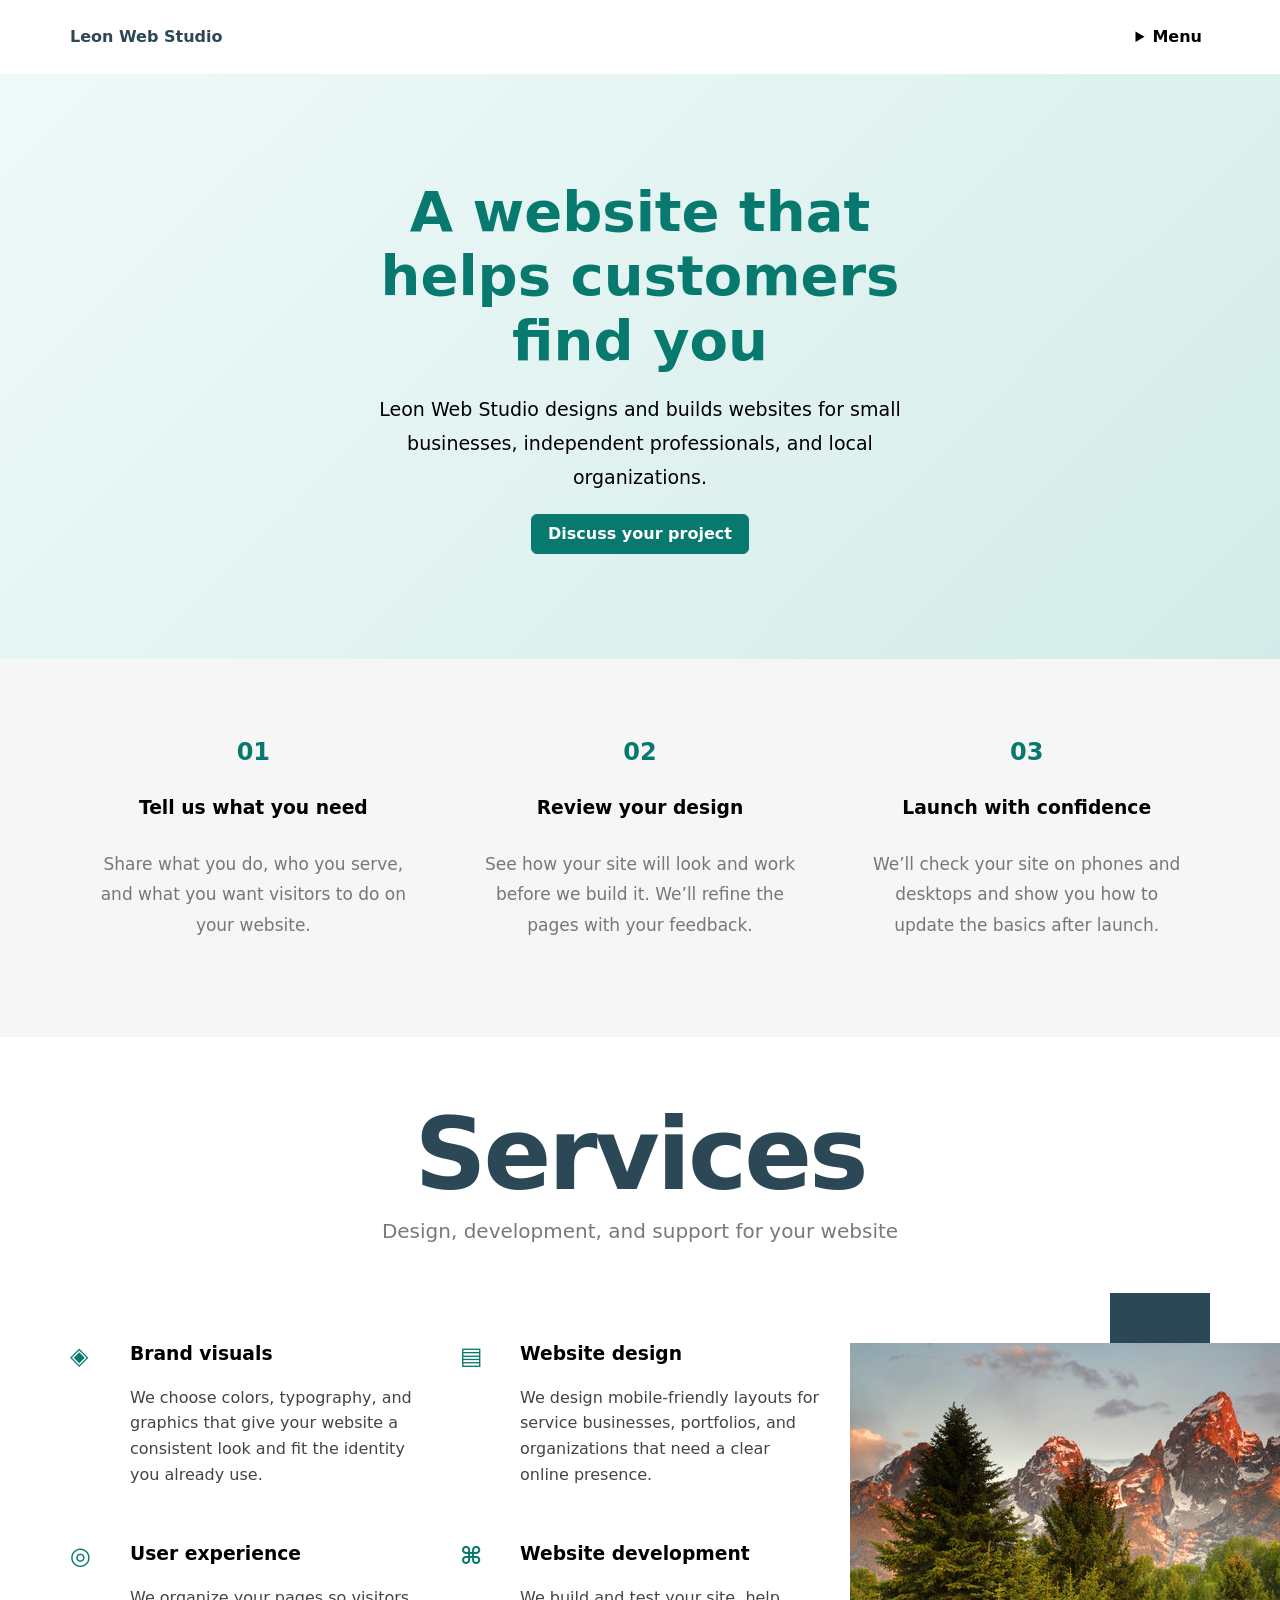
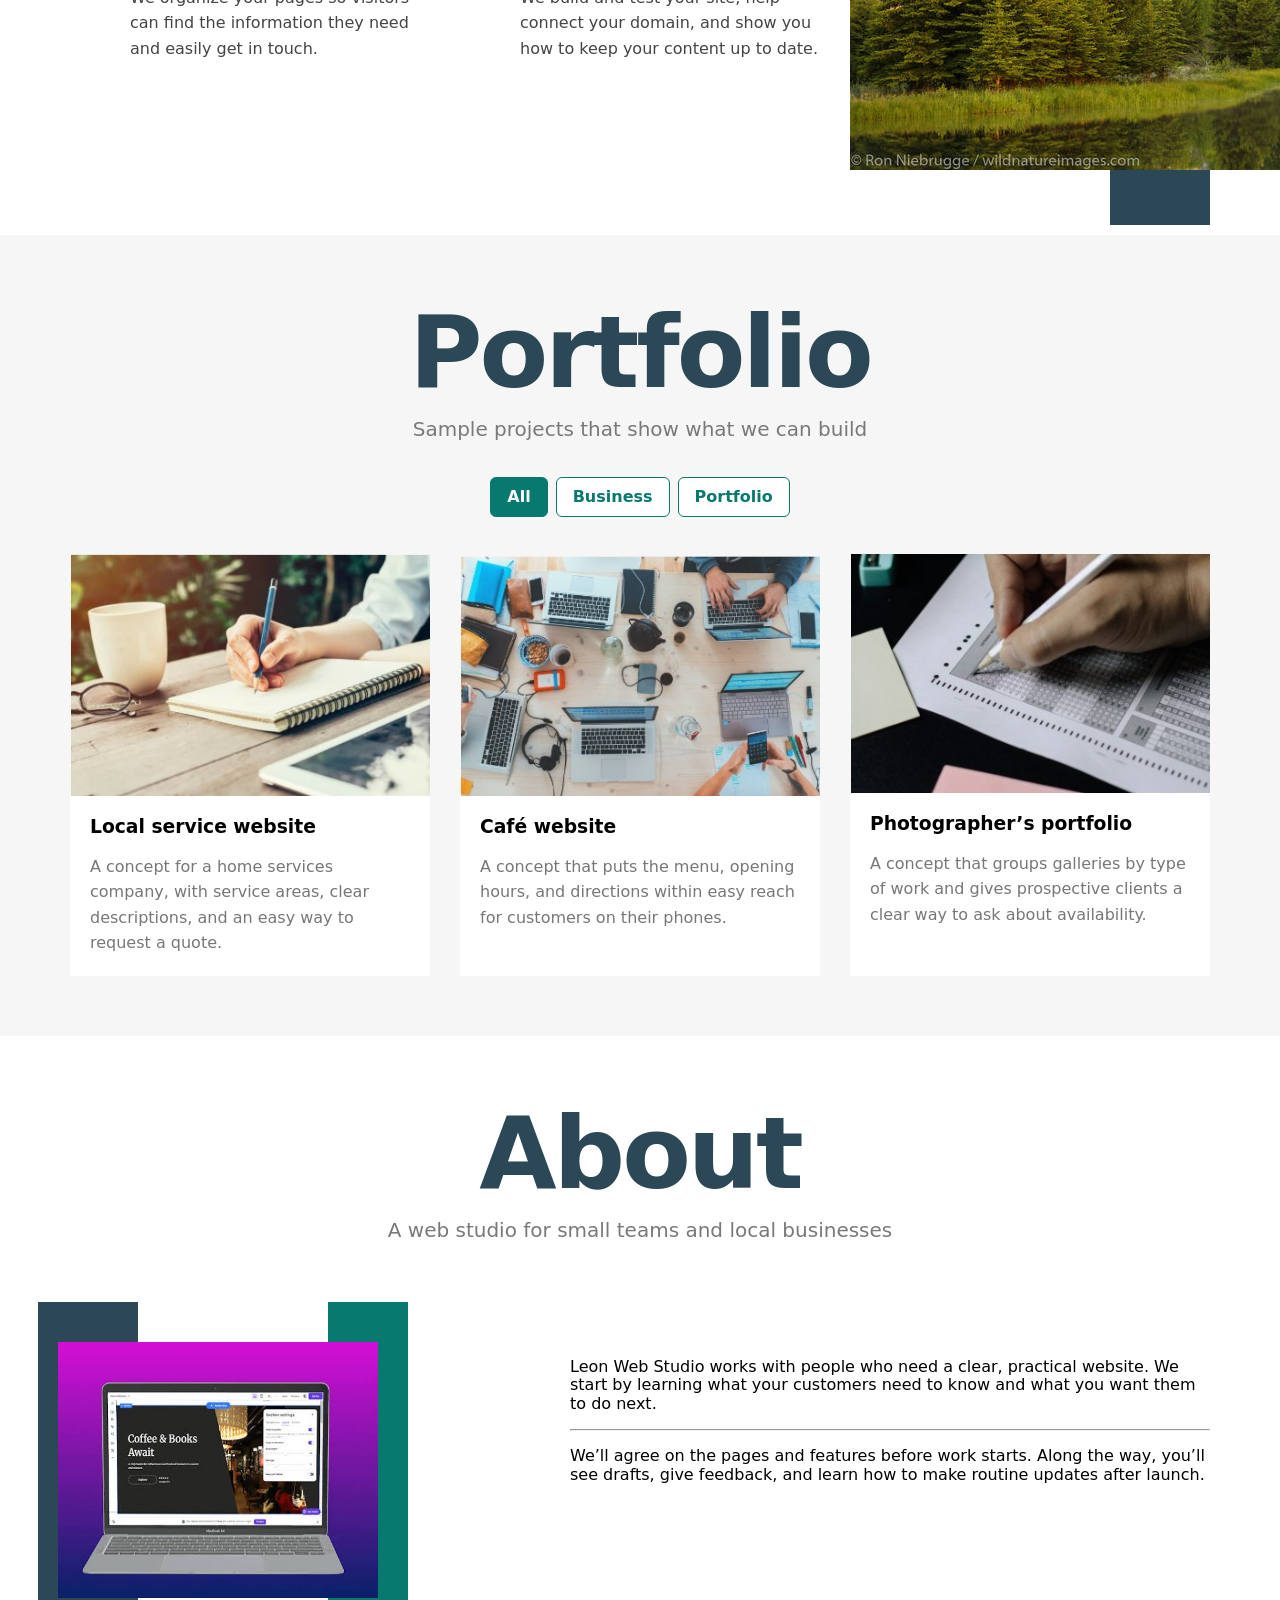
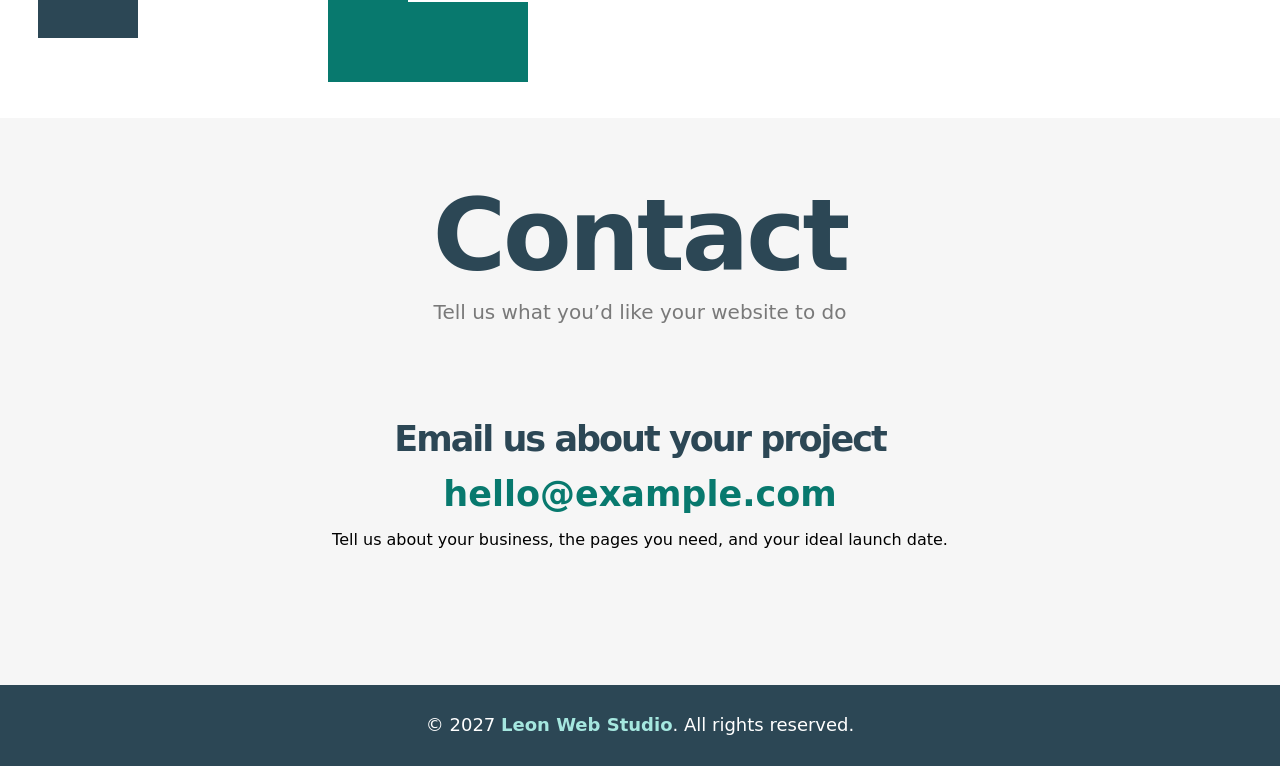
<file: index.html>
<!DOCTYPE html>
<html lang="en">

<head>
    <meta charset="UTF-8" />
    <meta http-equiv="X-UA-Compatible" content="IE=edge" />
    <meta name="viewport" content="width=device-width, initial-scale=1.0" />
    <title>Leon Web Studio | Websites for Small Businesses</title>
    <!-- Render All Elements Normally -->
    <link rel="stylesheet" href="css/normalize.css" />

    <!-- Font Awesome Icon Library -->
    <link rel="stylesheet" href="css/all.min.css" />
    <link rel="preconnect" href="https://fonts.googleapis.com" />
    <link rel="preconnect" href="https://fonts.gstatic.com" crossorigin />
    <link href="https://fonts.googleapis.com/css2?family=Open+Sans:wght@300;400;600;700&display=swap" rel="stylesheet" />

    <meta name="description" content="Leon Web Studio designs and builds websites for small businesses, independent professionals, and local organizations." />
    <link rel="stylesheet" href="template1.css" />

</head>

<body id="top">

    <!-- Start Header -->
    <div class="header">
        <div class="container">
            <a class="wordmark" href="#top">Leon Web Studio</a>
            <details class="links">
                <summary>Menu</summary>
                <ul>
                    <li><a href="#services">Services</a></li>
                    <li><a href="#portfolio">Portfolio</a></li>
                    <li><a href="#about">About</a></li>
                    <li><a href="#contact">Contact</a></li>
                </ul>
            </details>
        </div>
    </div>
    <!-- End Header -->


    <!-- Start Landing Section -->
    <div class="landing">
        <div class="intro-text">
            <h1>A website that helps customers find you</h1>
            <p>Leon Web Studio designs and builds websites for small businesses, independent professionals, and local organizations.</p>
            <a class="primary-link" href="#contact">Discuss your project</a>
        </div>
    </div>
    <!-- End Landing Section -->


    <!-- Start Features -->
    <div class="features">
        <div class="container">
            <div class="feat">
                <i aria-hidden="true">01</i>
                <h3>Tell us what you need</h3>
                <p>Share what you do, who you serve, and what you want visitors to do on your website.</p>
            </div>
            <div class="feat">
                <i aria-hidden="true">02</i>
                <h3>Review your design</h3>
                <p>See how your site will look and work before we build it. We’ll refine the pages with your feedback.</p>
            </div>
            <div class="feat">
                <i aria-hidden="true">03</i>
                <h3>Launch with confidence</h3>
                <p>We’ll check your site on phones and desktops and show you how to update the basics after launch.</p>
            </div>
        </div>
    </div>
    <!-- End Features -->


    <!-- Start Services -->
    <div class="services" id="services">
        <div class="container">
            <h2 class="special-heading">Services</h2>
            <p>Design, development, and support for your website</p>
            <div class="services-content">
                <div class="col">
                    <!-- Start Service -->
                    <div class="srv">
                        <i aria-hidden="true">◈</i>
                        <div class="text">
                            <h3>Brand visuals</h3>
                            <p>
                                We choose colors, typography, and graphics that give your website a consistent look and fit the identity you already use.
                            </p>
                        </div>
                    </div>
                    <div class="srv">
                        <i aria-hidden="true">◎</i>
                        <div class="text">
                            <h3>User experience</h3>
                            <p>
                                We organize your pages so visitors can find the information they need and easily get in touch.
                            </p>
                        </div>
                    </div>
                    <!-- End Service -->


                </div>
                <div class="col">
                    <!-- Start Services -->
                    <div class="srv">
                        <i aria-hidden="true">▤</i>
                        <div class="text">
                            <h3>Website design</h3>
                            <p>
                                We design mobile-friendly layouts for service businesses, portfolios, and organizations that need a clear online presence.
                            </p>
                        </div>
                    </div>
                    <div class="srv">
                        <i aria-hidden="true">⌘</i>
                        <div class="text">
                            <h3>Website development</h3>
                            <p>
                                We build and test your site, help connect your domain, and show you how to keep your content up to date.
                            </p>
                        </div>
                    </div>
                    <!-- End Services -->


                </div>
                <div class="col">
                    <div class="image image-column">
                        <img decoding="async" src="images/services.jpg" alt="" data-fallback="WEB DESIGN" />
                    </div>
                </div>
            </div>
        </div>
    </div>
    <!-- End Services -->



    <!-- Start Portfolio -->
    <div class="portfolio" id="portfolio">
        <div class="container">
            <h2 class="special-heading">Portfolio</h2>
            <p>Sample projects that show what we can build</p>
            <div class="portfolio-content">
                <div class="card" data-category="Business">
                    <img decoding="async" src="images/portfolio-1.jpg" alt="" data-fallback="Business" />
                    <div class="info">
                        <h3>Local service website</h3>
                        <p>A concept for a home services company, with service areas, clear descriptions, and an easy way to request a quote.</p>
                    </div>
                </div>
                <div class="card" data-category="Business">
                    <img decoding="async" src="images/portfolio-2.jpg" alt="" data-fallback="Business" />
                    <div class="info">
                        <h3>Café website</h3>
                        <p>A concept that puts the menu, opening hours, and directions within easy reach for customers on their phones.</p>
                    </div>
                </div>
                <div class="card" data-category="Portfolio">
                    <img decoding="async" src="images/portfolio-3.jpg" alt="" data-fallback="Portfolio" />
                    <div class="info">
                        <h3>Photographer’s portfolio</h3>
                        <p>A concept that groups galleries by type of work and gives prospective clients a clear way to ask about availability.</p>
                    </div>
                </div>
            </div>
        </div>
    </div>
    <!-- End Portfolio -->


    <!-- Start About -->
    <div class="about" id="about">
        <div class="container">
            <h2 class="special-heading">About</h2>
            <p>A web studio for small teams and local businesses</p>
            <div class="about-content">
                <div class="image">
                    <img decoding="async" src="images/about.jpg" alt="" data-fallback="LEON" />
                </div>
                <div class="text">
                    <p>
                        Leon Web Studio works with people who need a clear, practical website. We start by learning what your customers need to know and what you want them to do next.
                    </p>
                    <hr />
                    <p>
                        We’ll agree on the pages and features before work starts. Along the way, you’ll see drafts, give feedback, and learn how to make routine updates after launch.
                    </p>
                </div>
            </div>
        </div>
    </div>
    <!-- End About -->



    <!-- Start Contact -->
    <div class="contact" id="contact">
        <div class="container">
            <h2 class="special-heading">Contact</h2>
            <p>Tell us what you’d like your website to do</p>
            <div class="info">
                <p class="label">Email us about your project</p>
                <!-- to make the email interactive (while clicking) -->
                <a href="mailto:hello@example.com?subject=Website%20project" class="link">hello@example.com</a>
                <p>Tell us about your business, the pages you need, and your ideal launch date.</p>
            </div>
        </div>
    </div>
    <!-- End Contact -->



    <!-- Start Footer -->
    <div class="footer">&copy; 2027 <span>Leon Web Studio</span>. All rights reserved.</div>
    <!-- End Footer -->
    <script src="template1.js" defer></script>
</body>

</html>
</file>
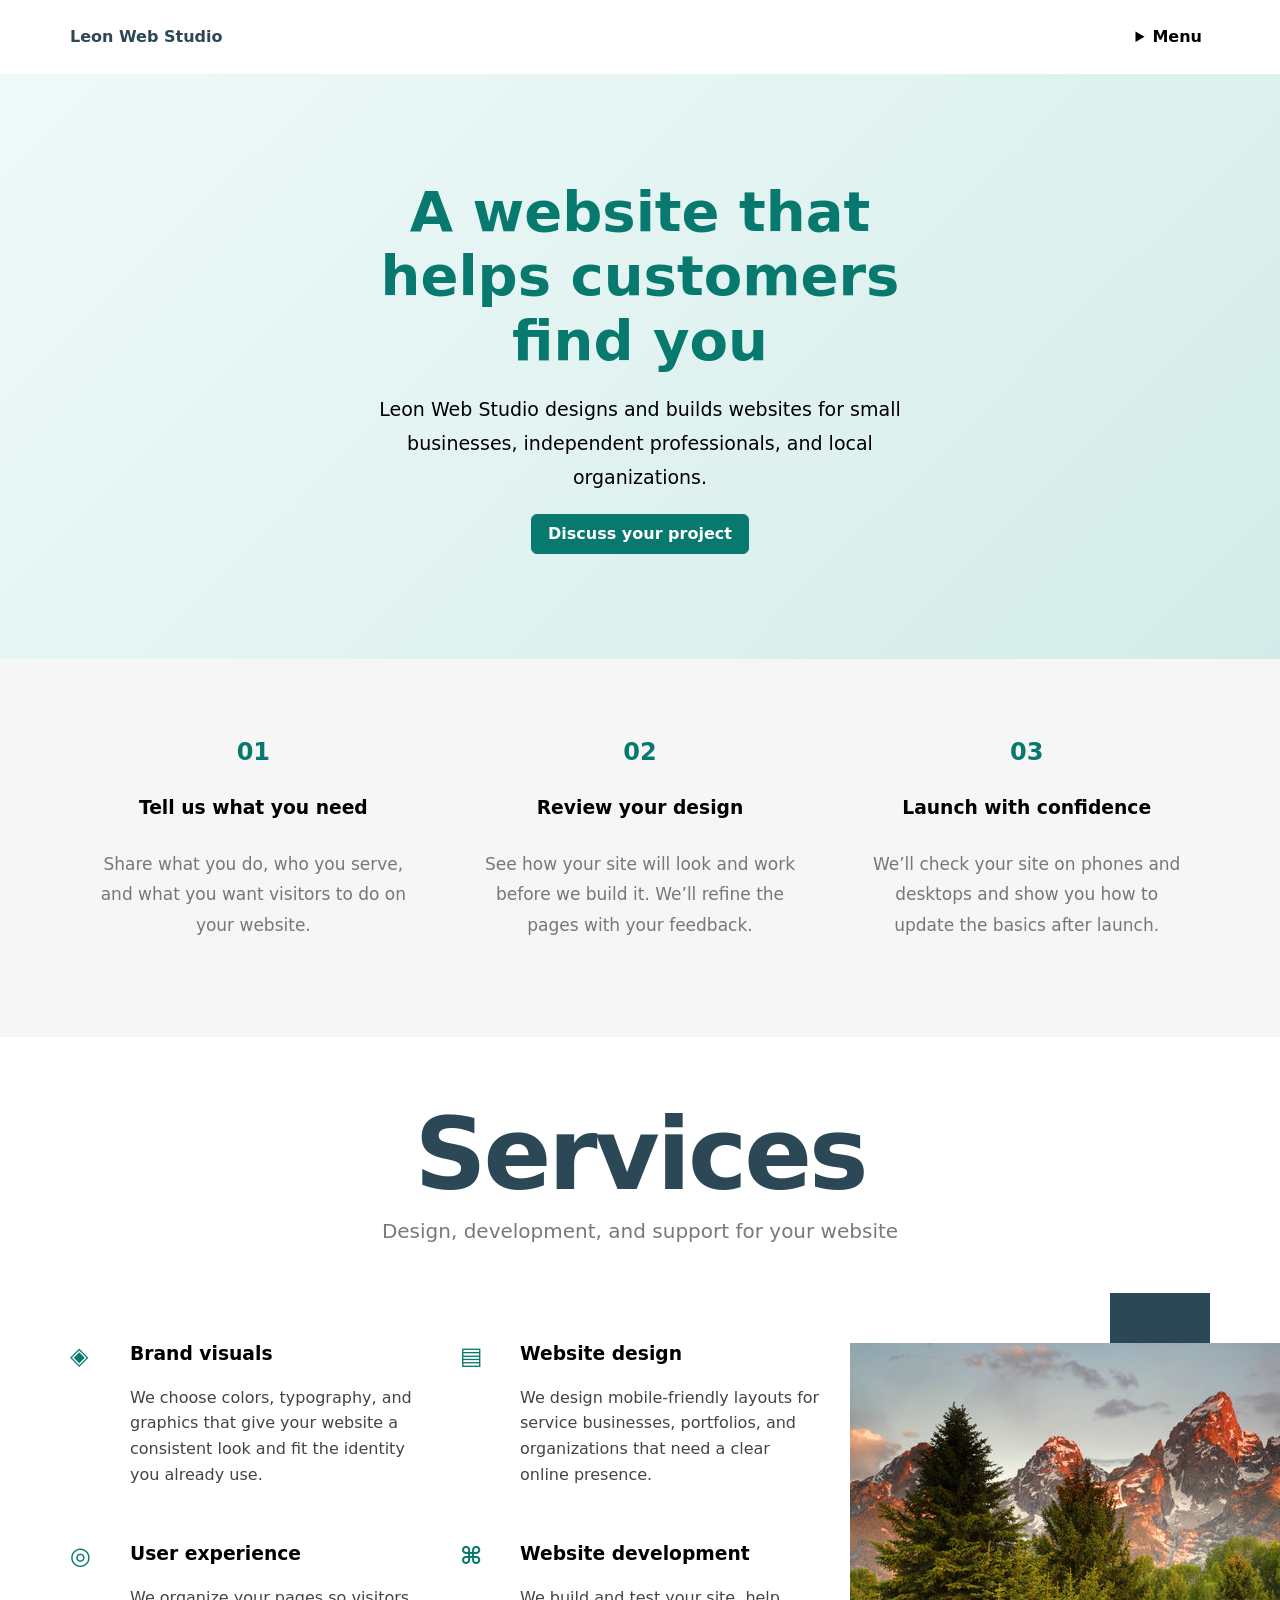
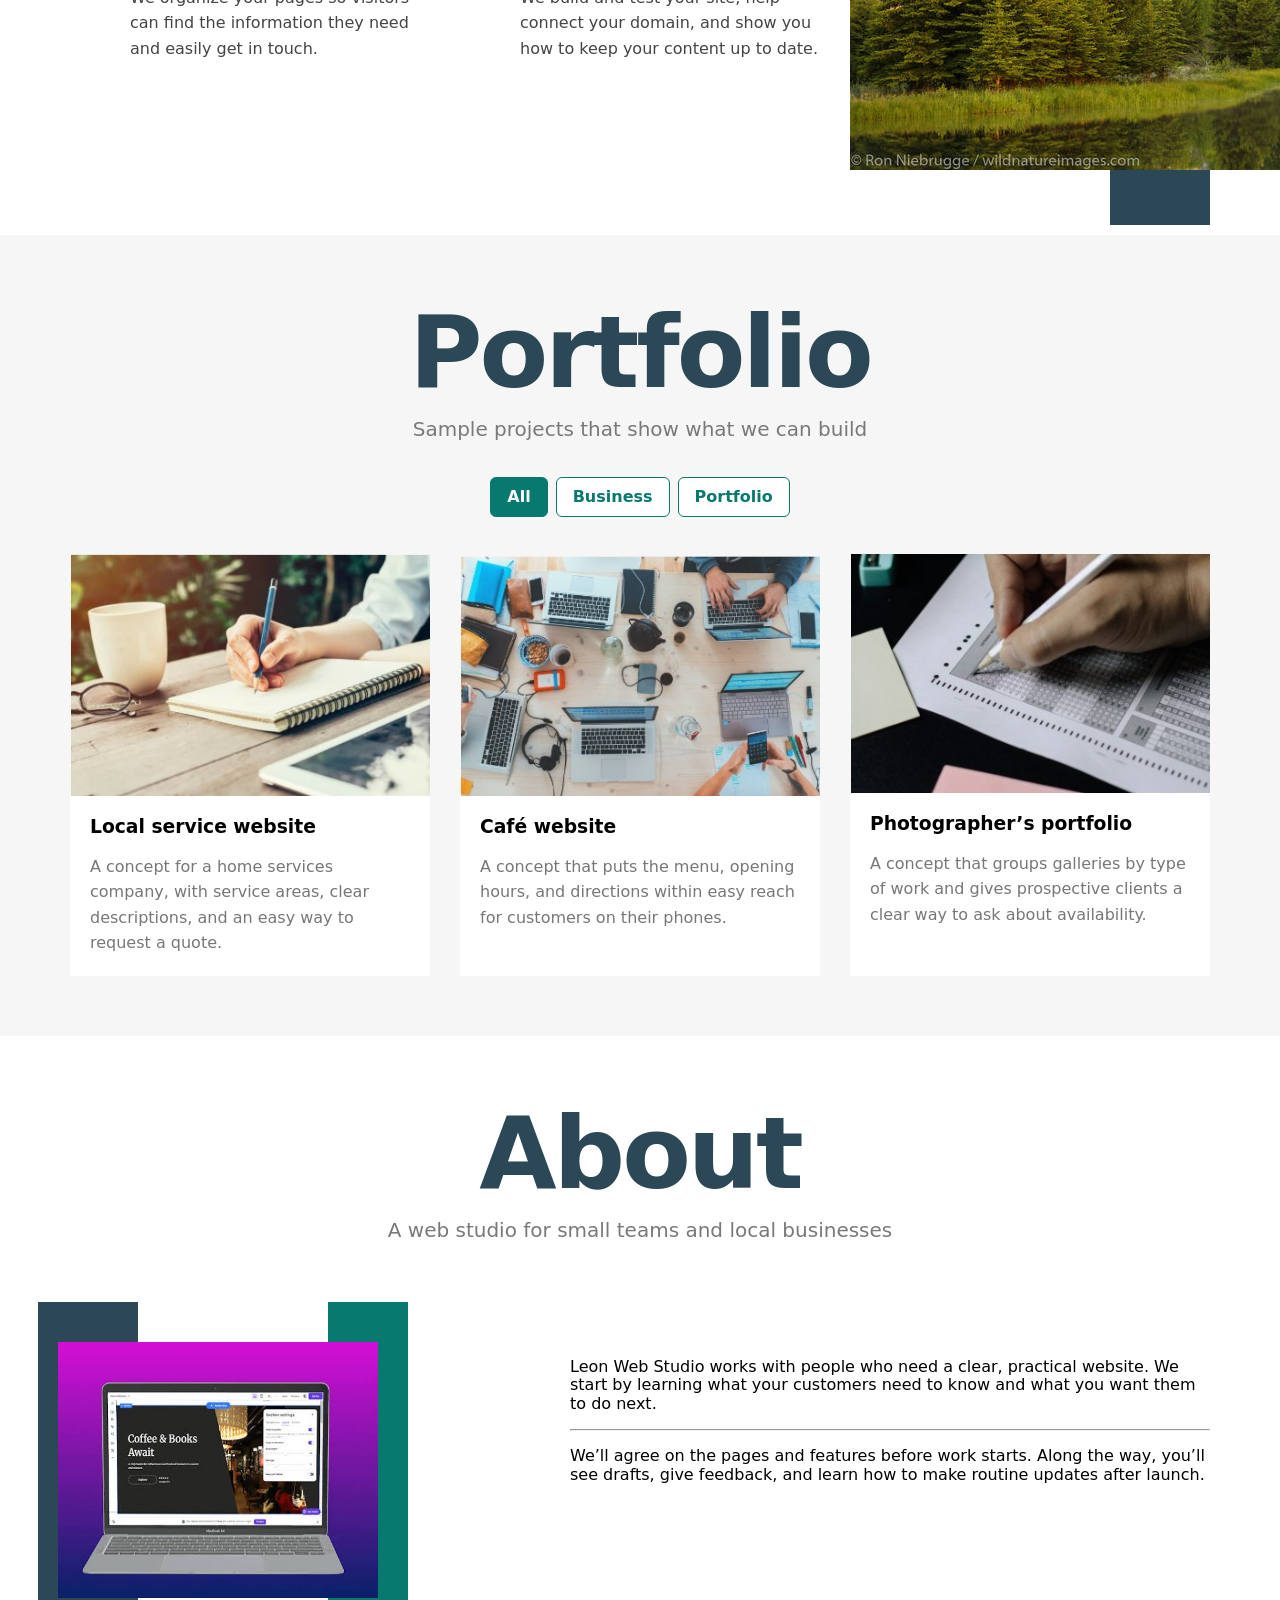
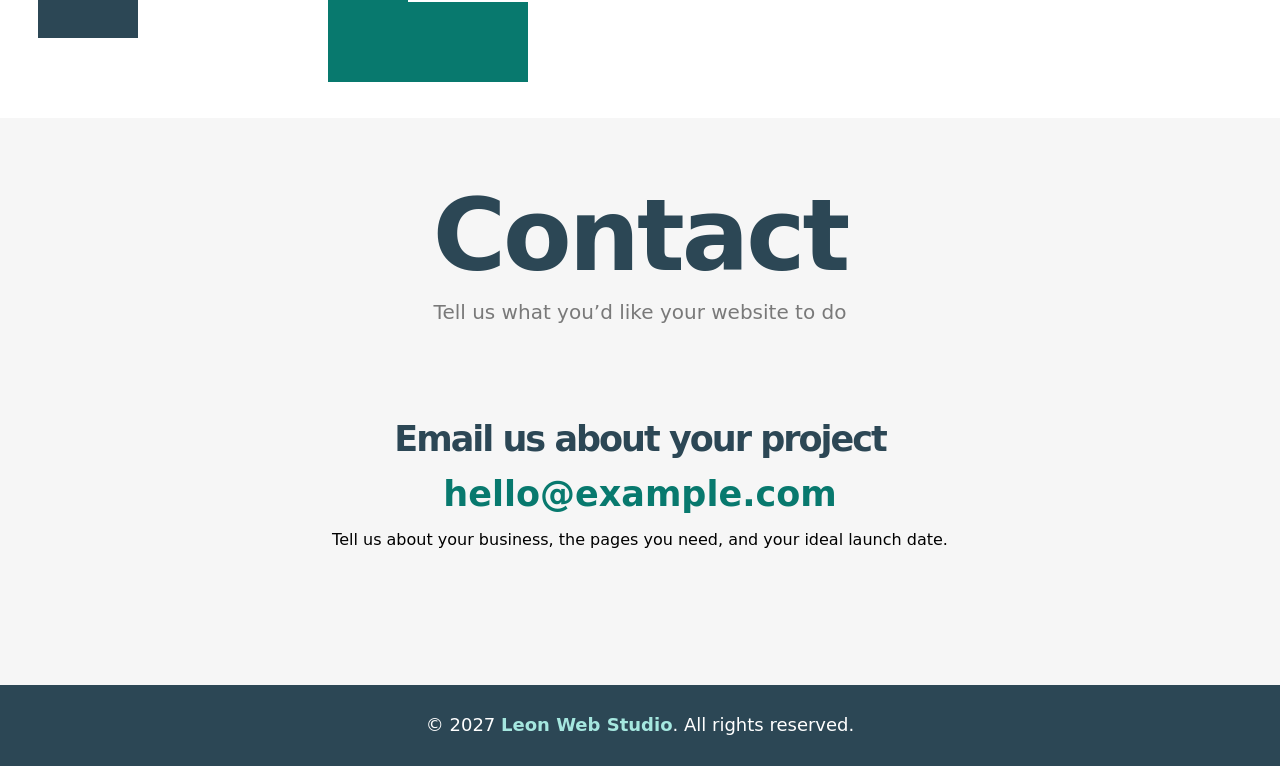
<file: template1.html>
<!DOCTYPE html>
<html lang="en">

<head>
    <meta charset="UTF-8" />
    <meta http-equiv="X-UA-Compatible" content="IE=edge" />
    <meta name="viewport" content="width=device-width, initial-scale=1.0" />
    <title>Leon Web Studio | Websites for Small Businesses</title>
    <!-- Render All Elements Normally -->
    <link rel="stylesheet" href="css/normalize.css" />

    <!-- Font Awesome Icon Library -->
    <link rel="stylesheet" href="css/all.min.css" />
    <link rel="preconnect" href="https://fonts.googleapis.com" />
    <link rel="preconnect" href="https://fonts.gstatic.com" crossorigin />
    <link href="https://fonts.googleapis.com/css2?family=Open+Sans:wght@300;400;600;700&display=swap" rel="stylesheet" />

    <meta name="description" content="Leon Web Studio designs and builds websites for small businesses, independent professionals, and local organizations." />
    <link rel="stylesheet" href="template1.css" />

</head>

<body id="top">

    <!-- Start Header -->
    <div class="header">
        <div class="container">
            <a class="wordmark" href="#top">Leon Web Studio</a>
            <details class="links">
                <summary>Menu</summary>
                <ul>
                    <li><a href="#services">Services</a></li>
                    <li><a href="#portfolio">Portfolio</a></li>
                    <li><a href="#about">About</a></li>
                    <li><a href="#contact">Contact</a></li>
                </ul>
            </details>
        </div>
    </div>
    <!-- End Header -->


    <!-- Start Landing Section -->
    <div class="landing">
        <div class="intro-text">
            <h1>A website that helps customers find you</h1>
            <p>Leon Web Studio designs and builds websites for small businesses, independent professionals, and local organizations.</p>
            <a class="primary-link" href="#contact">Discuss your project</a>
        </div>
    </div>
    <!-- End Landing Section -->


    <!-- Start Features -->
    <div class="features">
        <div class="container">
            <div class="feat">
                <i aria-hidden="true">01</i>
                <h3>Tell us what you need</h3>
                <p>Share what you do, who you serve, and what you want visitors to do on your website.</p>
            </div>
            <div class="feat">
                <i aria-hidden="true">02</i>
                <h3>Review your design</h3>
                <p>See how your site will look and work before we build it. We’ll refine the pages with your feedback.</p>
            </div>
            <div class="feat">
                <i aria-hidden="true">03</i>
                <h3>Launch with confidence</h3>
                <p>We’ll check your site on phones and desktops and show you how to update the basics after launch.</p>
            </div>
        </div>
    </div>
    <!-- End Features -->


    <!-- Start Services -->
    <div class="services" id="services">
        <div class="container">
            <h2 class="special-heading">Services</h2>
            <p>Design, development, and support for your website</p>
            <div class="services-content">
                <div class="col">
                    <!-- Start Service -->
                    <div class="srv">
                        <i aria-hidden="true">◈</i>
                        <div class="text">
                            <h3>Brand visuals</h3>
                            <p>
                                We choose colors, typography, and graphics that give your website a consistent look and fit the identity you already use.
                            </p>
                        </div>
                    </div>
                    <div class="srv">
                        <i aria-hidden="true">◎</i>
                        <div class="text">
                            <h3>User experience</h3>
                            <p>
                                We organize your pages so visitors can find the information they need and easily get in touch.
                            </p>
                        </div>
                    </div>
                    <!-- End Service -->


                </div>
                <div class="col">
                    <!-- Start Services -->
                    <div class="srv">
                        <i aria-hidden="true">▤</i>
                        <div class="text">
                            <h3>Website design</h3>
                            <p>
                                We design mobile-friendly layouts for service businesses, portfolios, and organizations that need a clear online presence.
                            </p>
                        </div>
                    </div>
                    <div class="srv">
                        <i aria-hidden="true">⌘</i>
                        <div class="text">
                            <h3>Website development</h3>
                            <p>
                                We build and test your site, help connect your domain, and show you how to keep your content up to date.
                            </p>
                        </div>
                    </div>
                    <!-- End Services -->


                </div>
                <div class="col">
                    <div class="image image-column">
                        <img decoding="async" src="images/services.jpg" alt="" data-fallback="WEB DESIGN" />
                    </div>
                </div>
            </div>
        </div>
    </div>
    <!-- End Services -->



    <!-- Start Portfolio -->
    <div class="portfolio" id="portfolio">
        <div class="container">
            <h2 class="special-heading">Portfolio</h2>
            <p>Sample projects that show what we can build</p>
            <div class="portfolio-content">
                <div class="card" data-category="Business">
                    <img decoding="async" src="images/portfolio-1.jpg" alt="" data-fallback="Business" />
                    <div class="info">
                        <h3>Local service website</h3>
                        <p>A concept for a home services company, with service areas, clear descriptions, and an easy way to request a quote.</p>
                    </div>
                </div>
                <div class="card" data-category="Business">
                    <img decoding="async" src="images/portfolio-2.jpg" alt="" data-fallback="Business" />
                    <div class="info">
                        <h3>Café website</h3>
                        <p>A concept that puts the menu, opening hours, and directions within easy reach for customers on their phones.</p>
                    </div>
                </div>
                <div class="card" data-category="Portfolio">
                    <img decoding="async" src="images/portfolio-3.jpg" alt="" data-fallback="Portfolio" />
                    <div class="info">
                        <h3>Photographer’s portfolio</h3>
                        <p>A concept that groups galleries by type of work and gives prospective clients a clear way to ask about availability.</p>
                    </div>
                </div>
            </div>
        </div>
    </div>
    <!-- End Portfolio -->


    <!-- Start About -->
    <div class="about" id="about">
        <div class="container">
            <h2 class="special-heading">About</h2>
            <p>A web studio for small teams and local businesses</p>
            <div class="about-content">
                <div class="image">
                    <img decoding="async" src="images/about.jpg" alt="" data-fallback="LEON" />
                </div>
                <div class="text">
                    <p>
                        Leon Web Studio works with people who need a clear, practical website. We start by learning what your customers need to know and what you want them to do next.
                    </p>
                    <hr />
                    <p>
                        We’ll agree on the pages and features before work starts. Along the way, you’ll see drafts, give feedback, and learn how to make routine updates after launch.
                    </p>
                </div>
            </div>
        </div>
    </div>
    <!-- End About -->



    <!-- Start Contact -->
    <div class="contact" id="contact">
        <div class="container">
            <h2 class="special-heading">Contact</h2>
            <p>Tell us what you’d like your website to do</p>
            <div class="info">
                <p class="label">Email us about your project</p>
                <!-- to make the email interactive (while clicking) -->
                <a href="mailto:hello@example.com?subject=Website%20project" class="link">hello@example.com</a>
                <p>Tell us about your business, the pages you need, and your ideal launch date.</p>
            </div>
        </div>
    </div>
    <!-- End Contact -->



    <!-- Start Footer -->
    <div class="footer">&copy; 2027 <span>Leon Web Studio</span>. All rights reserved.</div>
    <!-- End Footer -->
    <script src="template1.js" defer></script>
</body>

</html>
</file>
<file: template1.css>
/* Start Variables */
:root {
    --main-color: #08796e;
    --secondary-color: #2c4755;
    --section-padding: 60px;
    --section-background: #f6f6f6;
    --main-duration: 0.5s;
}

/* End Variables */

/* Start Global Rules */
* {
    -webkit-box-sizing: border-box;
    -moz-box-sizing: border-box;
    box-sizing: border-box;
}

/* to make scrolling snooth while browse */
html {
    scroll-behavior: smooth;
}


body {
    margin: 0;
    font-family: system-ui, sans-serif;
}

.container {
    padding-left: 15px;
    padding-right: 15px;
    margin-left: auto;
    margin-right: auto;
}

/* incase of mobile (width=100%) */

/* Small */
@media (min-width: 768px) {
    .container {
        width: 750px;
    }
}

/* Medium */
@media (min-width: 992px) {
    .container {
        width: 970px;
    }
}

/* Large */
@media (min-width: 1200px) {
    .container {
        width: 1170px;
    }
}

/* End Global Rules */



/* Start Components */
.special-heading {
    color: var(--secondary-color);
    font-size: 100px;
    text-align: center;
    font-weight: 800;
    letter-spacing: -3px;
    margin: 0;
}

.special-heading+p {
    margin: 8px 0 0;
    font-size: 20px;
    text-align: center;
    color: #797979;
}

@media (max-width: 767px) {
    .special-heading {
        font-size: clamp(2.5rem, 12vw, 3.75rem);
    }

    .special-heading+p {
        margin-top: 8px;
    }
}

/* End Components */


/* Start Header */
.header {
    padding: 20px;
}

.header .container {
    display: flex;
    justify-content: space-between;
    align-items: center;
}

.header .wordmark {
    color: var(--secondary-color);
    font-weight: 800;
    text-decoration: none;
}

.header .links {
    position: relative;
}

.header summary {
    cursor: pointer;
    padding: 8px;
    font-weight: 700;
}

/* format the text of the ul (and all inside it) */
.header .links ul {
    list-style: none;
    margin: 0;
    padding: 0;
    background-color: #f6f6f6;
    position: absolute;
    right: 0;
    min-width: 200px;
    top: calc(100% + 15px);
    z-index: 1;
}

/* creating arrow to the top */
.header .links ul::before {
    content: "";
    border-width: 10px;
    border-style: solid;
    border-color: transparent transparent #f6f6f6 transparent;
    position: absolute;
    right: 5px;
    top: -20px;
}

/* format the links of each listed item */
.header .links ul li a {
    display: block;
    padding: 15px;
    text-decoration: none;
    color: #333;
    transition: var(--main-duration);
}

.header .links ul li a:hover {
    padding-left: 25px;
}

.header .links ul li:not(:last-child) a {
    border-bottom: 1px solid #ddd;
}

/* End Header */




/* Start Landing Section */
.landing {
    background: linear-gradient(135deg, #effaf8, #d4ece9);
    min-height: 65vh;
    display: grid;
    place-items: center;
    padding: 48px 20px;
}

.landing .intro-text {
    text-align: center;
    max-width: 600px;
}

/* format of landing welcome title text */
.landing .intro-text h1 {
    margin: 0;
    font-weight: bold;
    font-size: clamp(2.25rem, 7vw, 3.5rem);
    color: var(--main-color);
}

/* format of landing welcome paragraph text */
.landing .intro-text p {
    font-size: 19px;
    line-height: 1.8;
}

/* End Landing Section */



/* Start Features */
.features {
    padding-top: var(--section-padding);
    padding-bottom: var(--section-padding);
    background-color: var(--section-background);
}

/* make the col number automatic based on min width 300 */
.features .container {
    display: grid;
    grid-template-columns: repeat(auto-fill, minmax(min(100%, 300px), 1fr));
    grid-gap: 20px;
}


.features .feat {
    padding: 20px;
    text-align: center;
}

/* change color of icon */
.features .feat i {
    color: var(--main-color);
}

/* h3 format*/
.features .feat h3 {
    font-weight: 800;
    margin: 30px 0;
}

/* p format*/
.features .feat p {
    line-height: 1.8;
    color: #777;
    font-size: 17px;
}

/* End Features */





/* Start Services  */
.services {
    padding-top: var(--section-padding);
    padding-bottom: var(--section-padding);
}

.services .services-content {
    display: grid;
    grid-template-columns: repeat(auto-fill, minmax(min(100%, 300px), 1fr));
    grid-gap: 30px;
    margin-top: 100px;
}

.services .services-content .srv {
    display: flex;
    margin-bottom: 40px;
}

@media (max-width: 767px) {
    .services .services-content .srv {
        flex-direction: column;
        text-align: center;
    }
}

.services .services-content .srv i {
    color: var(--main-color);
    flex-basis: 60px;
}

.services .services-content .srv .text {
    flex: 1;
}

.services .services-content .srv .text h3 {
    margin: 0 0 20px;
}

.services .services-content .srv .text p {
    color: #444;
    font-weight: 300;
    line-height: 1.6;
}

.services .services-content .image {
    text-align: center;
    position: relative;
    max-width: 100%;
    max-height: 100%;
}

/* make i box shape behind the image */
.services .services-content .image::before {
    content: "";
    background-color: var(--secondary-color);
    width: 100px;
    height: calc(100% + 100px);
    top: -50px;
    position: absolute;
    right: 0;
    z-index: -1;
}

/* hide the image in large screens */
@media (max-width: 1199px) {
    .image-column {
        display: none;
    }
}

/* End Services  */


/* Similar to services section */

/* Start Portfolio */
.portfolio {
    padding-top: var(--section-padding);
    padding-bottom: var(--section-padding);
    background-color: var(--section-background);
}

.portfolio .portfolio-content {
    display: grid;
    grid-template-columns: repeat(auto-fill, minmax(min(100%, 300px), 1fr));
    grid-gap: 30px;
    margin-top: 80px;
}

.portfolio .portfolio-content .card  {
    background-color: white;

}

.portfolio .portfolio-content .card img {
    display: block;
    width: 100%;
    height: auto;
}

.portfolio .portfolio-content .card .info {
    padding: 20px;
}

/* no need to margin here (make text controlled by padding only) */
.portfolio .portfolio-content .card .info h3 {
    margin: 0;
}

.portfolio .portfolio-content .card .info p {
    color: #777;
    line-height: 1.6;
    margin-bottom: 0;
}

/* End Portfolio */






/* Start About */
.about {
    padding-top: var(--section-padding);
    /* if we like to increase padding for image not to extend too much at the bottom */
    padding-bottom: calc(var(--section-padding) + 60px);
}

/* this time we divide using flex not grid */
.about .about-content {
    margin-top: 100px;
    display: flex;
    flex-wrap: wrap;
    justify-content: space-between;
}

@media (max-width: 991px) {
    .about .about-content {
        flex-direction: column;
        text-align: center;
    }
}

.about .about-content .image {
    position: relative;
    width: 250px;
    height: 375px;
}

/* put the image in center (by margin auto) at this prespective */
@media (max-width: 991px) {
    .about .about-content .image {
        margin: 0 auto 0x;
    }
}

/* left  column shape */
.about .about-content .image::before {
    content: "";
    position: absolute;
    background-color: var(--secondary-color);
    width: 100px;
    height: calc(100% + 80px);
    top: -40px;
    left: -20px;
    z-index: -1;
}

/* right L shape  */
.about .about-content .image::after {
    content: "";
    top: -40px;
    position: absolute;
    width: 120px;
    height: 300px;
    border-left: 80px solid var(--main-color);
    border-bottom: 80px solid var(--main-color);
    z-index: -1;
    right: -150px;
}

/* up to this width, dont display these shapes */
@media (max-width: 991px) {

    .about .about-content .image::before,
    .about .about-content .image::after {
        display: none;
    }
}

/* this time we divide using flex not grid */
.about .about-content .text {
    flex-basis: calc(100% - 500px);
}

.about .about-content .image {
    position: relative;
    width: 320px;
    max-width: 100%;
    height: auto;
}

.about .about-content .image img {
    display: block;
    width: 100%;
    height: auto;
}

@media (min-width: 992px) {
    .about .about-content .image {
        margin-left: -12px;
    }
}

@media (max-width: 991px) {
    .about .about-content .image {
        margin: 0 auto 24px;
    }
}

/* End About */




/* Start Contact */

/* use the colors as in portfolio section */
.contact {
    padding-top: var(--section-padding);
    padding-bottom: var(--section-padding);
    background-color: var(--section-background);
}

/* just padding is required to adjust text location */
.contact .info {
    padding-top: var(--section-padding);
    padding-bottom: var(--section-padding);
    text-align: center;
}

.contact .info .label {
    font-size: 35px;
    font-weight: 800;
    color: var(--secondary-color);
    letter-spacing: -2px;
    margin-bottom: 15px;
}

.contact .info .link {
    display: inline-block;
    max-width: 100%;
    overflow-wrap: anywhere;
    font-size: 35px;
    font-weight: 800;
    color: var(--main-color);
    /* no underline required */
    text-decoration: none;
}


/* reduce font of label & social incase of mobiles */
@media (max-width: 767px) {

    .contact .info .label,
    .contact .info .link {
        font-size: 25px;
    }
}

/* End Contact */



/* Start Footer */
.footer {
    background-color: var(--secondary-color);
    color: white;
    padding: 30px 10px;
    text-align: center;
    font-size: 18px;
}

.footer span {
    font-weight: bold;
    color: #a5e7df;
}

/* End Footer */

/* Controls and lightweight artwork for the sample site */
:focus-visible {
    outline: 3px solid #08796e;
    outline-offset: 4px;
}

.primary-link,
.portfolio-controls button {
    display: inline-block;
    border: 1px solid var(--main-color);
    border-radius: 6px;
    padding: 10px 16px;
    font: inherit;
    font-weight: 700;
}

.primary-link,
.portfolio-controls button[aria-pressed="true"] {
    background-color: var(--main-color);
    color: white;
    text-decoration: none;
}

.portfolio-controls {
    margin-top: 32px;
    text-align: center;
}

.portfolio-controls button {
    margin: 4px;
    background-color: white;
    color: var(--main-color);
    cursor: pointer;
}

.portfolio-controls + .portfolio-content {
    margin-top: 32px;
}

.features .feat i,
.services .services-content .srv i {
    font-size: 1.5rem;
    font-style: normal;
    font-weight: 800;
}

.visual {
    display: grid;
    place-items: center;
    min-height: 165px;
    padding: 16px;
    background: linear-gradient(135deg, #173c48, #08796e);
    color: white;
    font-size: 1.25rem;
    font-weight: 800;
    letter-spacing: 0.12em;
}

.visual-2 {
    background: linear-gradient(135deg, #473c2b, #6a5138);
}

.visual-3 {
    background: linear-gradient(135deg, #303a65, #4e527a);
}

.image .visual {
    min-height: 280px;
}

.about .image .visual {
    height: 100%;
}

@media (prefers-reduced-motion: reduce) {
    html {
        scroll-behavior: auto;
    }
}
</file>
